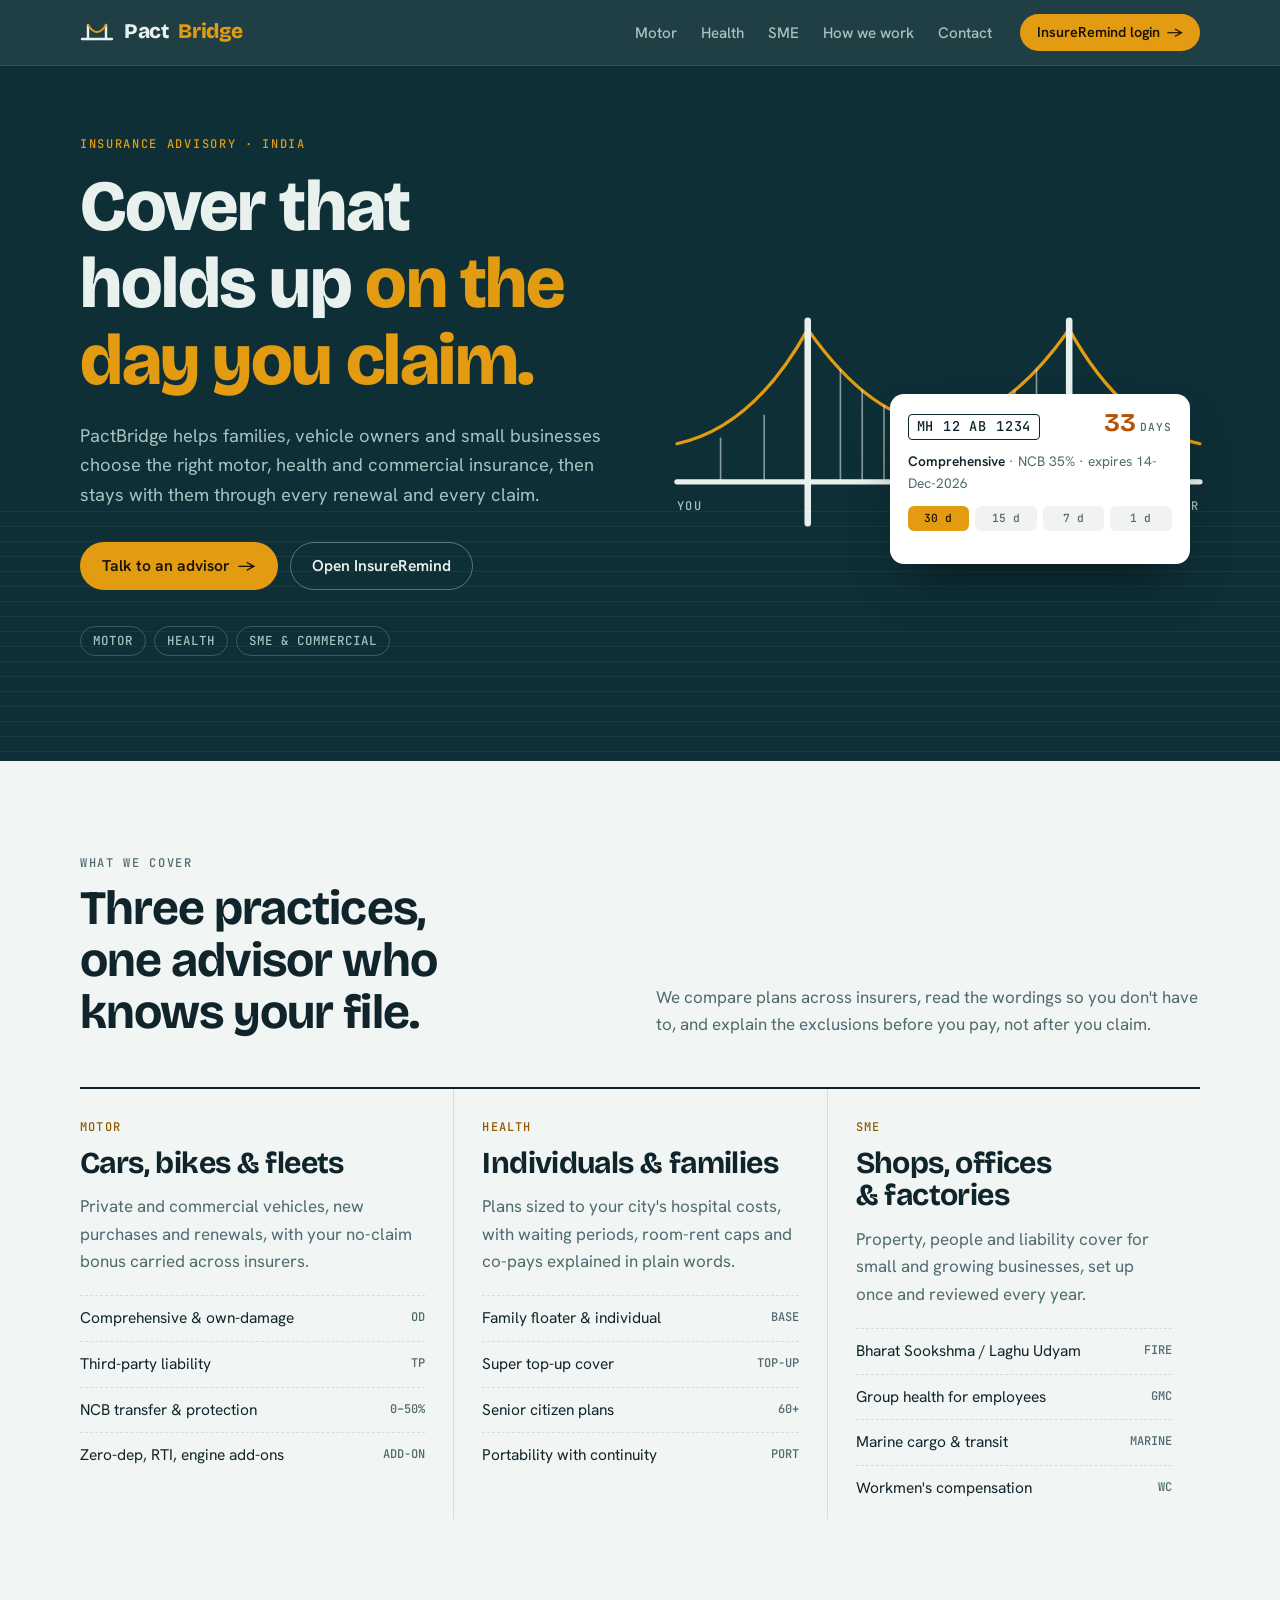
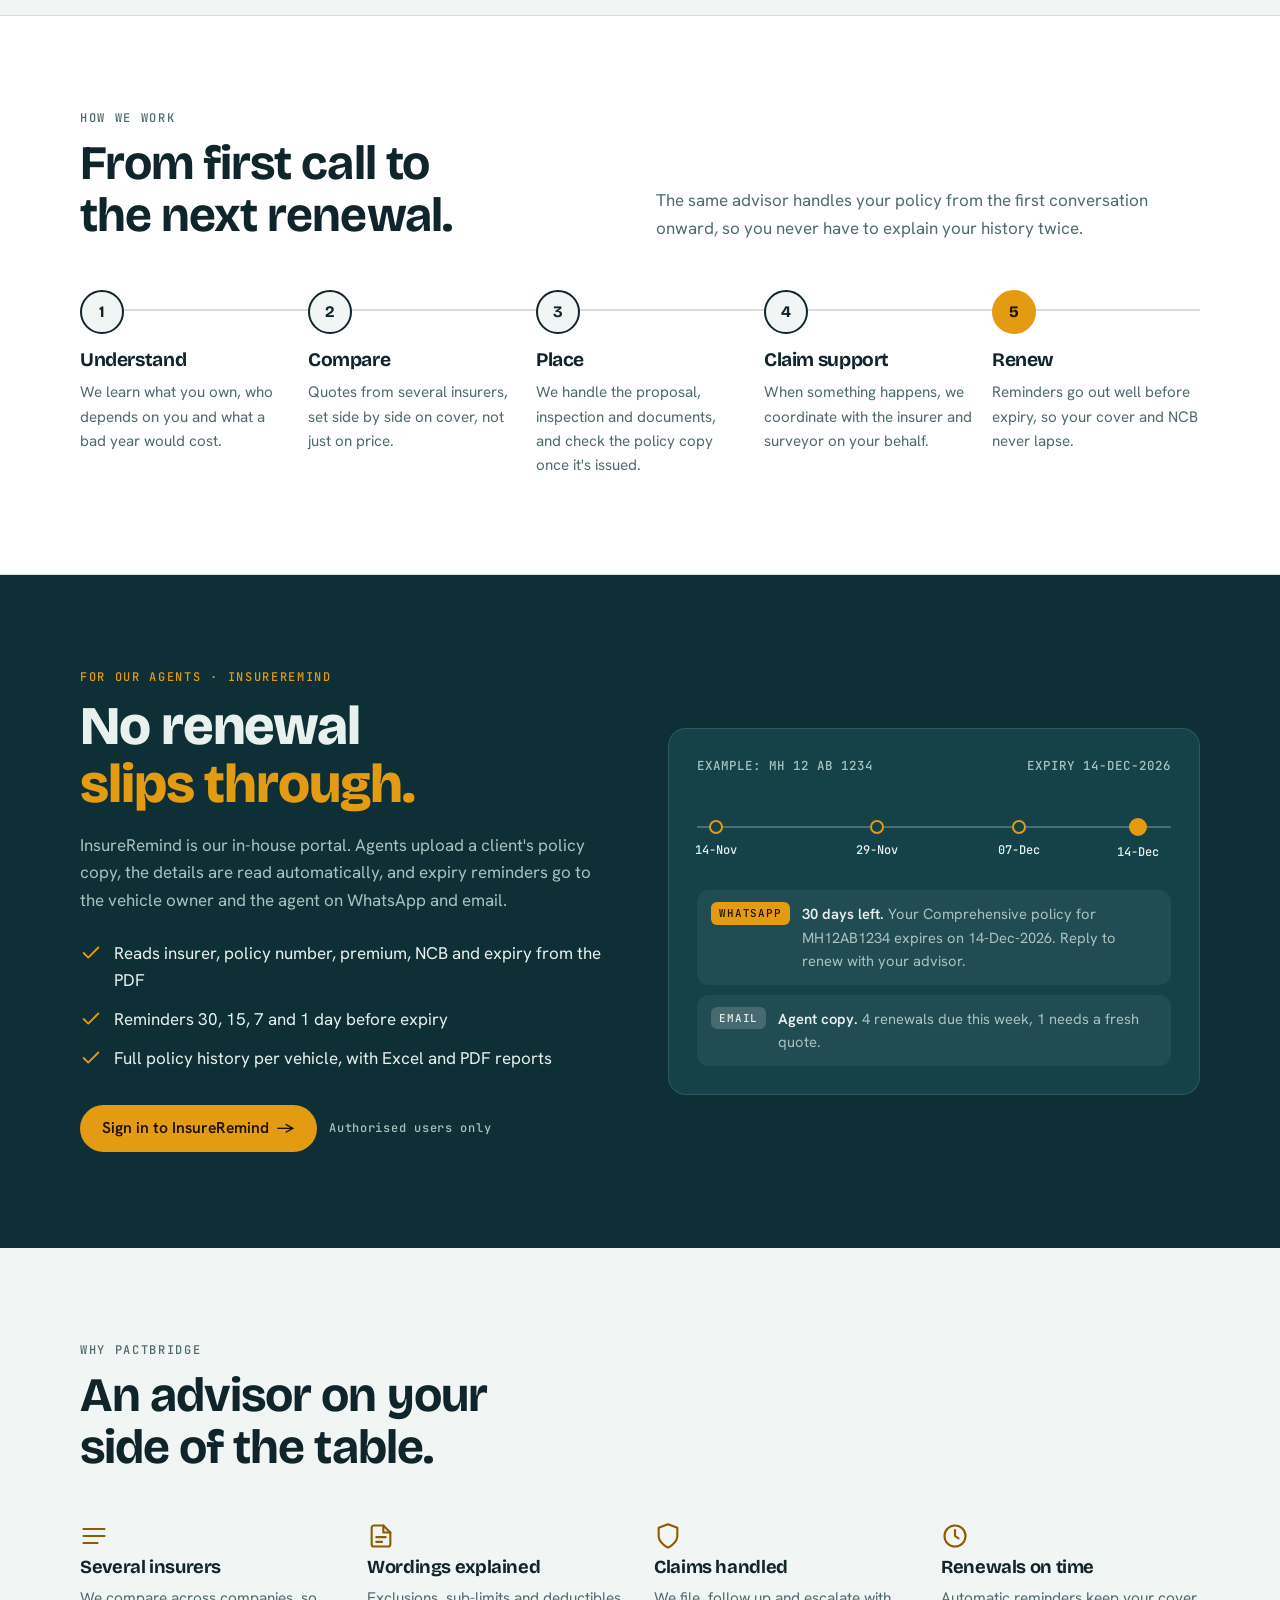
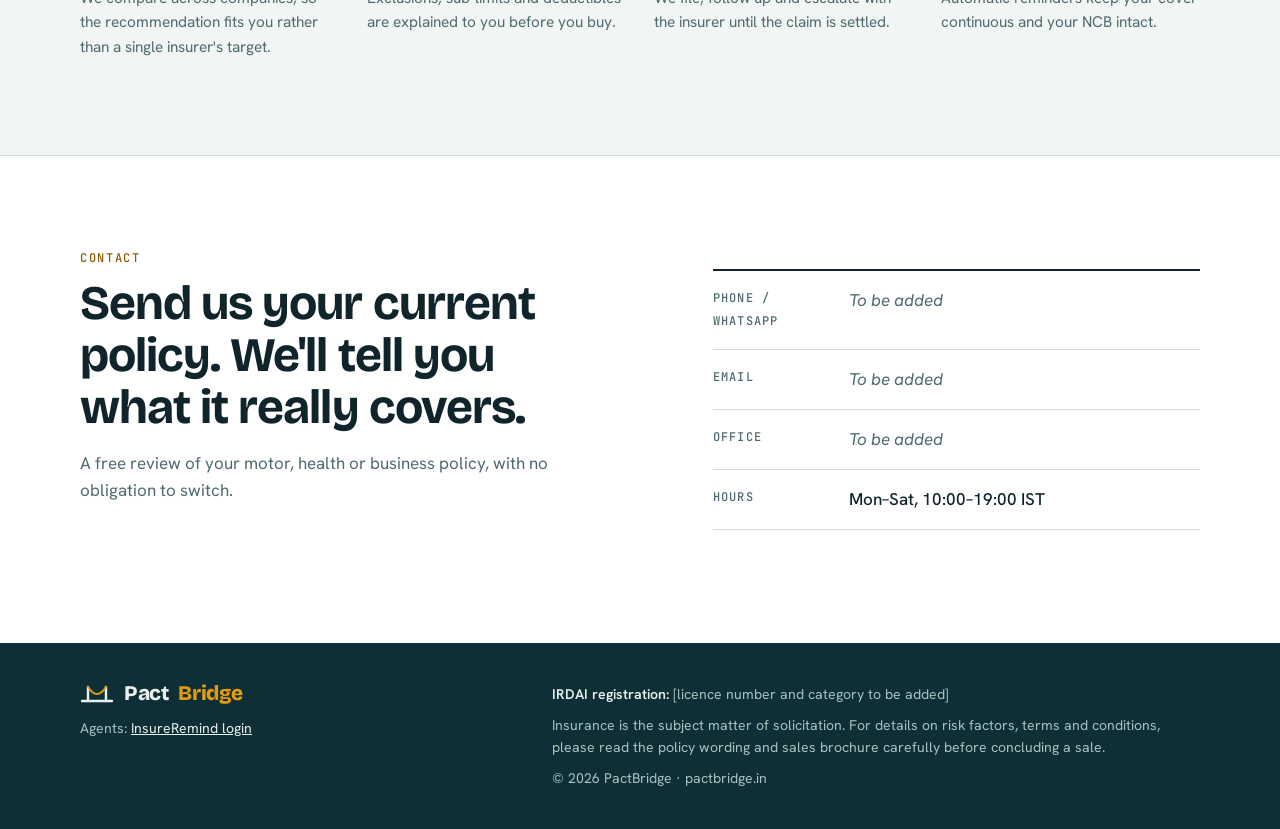
<file: site/index.html>
<!doctype html>
<html lang="en">
<head>
<meta charset="utf-8">
<meta name="viewport" content="width=device-width, initial-scale=1, viewport-fit=cover">
<title>PactBridge</title>
<meta name="description" content="PactBridge: independent insurance advisory for motor, health and SME cover in India.">
<link rel="preconnect" href="https://fonts.googleapis.com">
<link rel="preconnect" href="https://fonts.gstatic.com" crossorigin>
<link rel="stylesheet" href="https://fonts.googleapis.com/css2?family=Bricolage+Grotesque:opsz,wght@12..96,500;12..96,700;12..96,800&family=Hanken+Grotesk:wght@400;500;600&family=JetBrains+Mono:wght@500&display=swap">
<style>
/* Layout: a dark "river" hero with a suspension-bridge drawing, then light bands for practices,
   process, the InsureRemind tool panel, and contact. Bridge = the pact between client and insurer. */
:root {
  --bg: #F1F5F3;          /* paper with a green-teal bias */
  --surface: #FFFFFF;
  --fg: #10252B;          /* ink */
  --muted: #4F6A6F;
  --line: #D3DFDB;
  --river: #0E2F36;       /* hero / tool band */
  --river-2: #154149;
  --on-river: #E9F1EE;
  --on-river-muted: #A9C2BF;
  --accent: #E39B12;      /* marigold */
  --accent-ink: #8F5A00;  /* accent as text on light ground */
  --on-accent: #1B1200;
  --ok: #2E7D5B;
  --warn: #B4540A;
  --font-display: "Bricolage Grotesque", "Segoe UI", system-ui, sans-serif;
  --font-body: "Hanken Grotesk", "Segoe UI", system-ui, sans-serif;
  --font-mono: "JetBrains Mono", ui-monospace, "Cascadia Mono", Consolas, monospace;
}
@media (prefers-color-scheme: dark) {
  :root:not([data-theme="light"]) {
    --bg: #0A181C; --surface: #11252A; --fg: #E4EDEA; --muted: #9BB3B0; --line: #1F3A40;
    --river: #071215; --river-2: #0F262B; --on-river: #E9F1EE; --on-river-muted: #9DB7B4;
    --accent: #F2B23E; --accent-ink: #F2B23E; --on-accent: #1B1200; --ok: #5CC497; --warn: #F08C3C;
    color-scheme: dark;
  }
}
:root[data-theme="dark"] {
  --bg: #0A181C; --surface: #11252A; --fg: #E4EDEA; --muted: #9BB3B0; --line: #1F3A40;
  --river: #071215; --river-2: #0F262B; --on-river: #E9F1EE; --on-river-muted: #9DB7B4;
  --accent: #F2B23E; --accent-ink: #F2B23E; --on-accent: #1B1200; --ok: #5CC497; --warn: #F08C3C;
  color-scheme: dark;
}

* { box-sizing: border-box; }
html { scroll-behavior: smooth; }
body {
  margin: 0; background: var(--bg); color: var(--fg);
  font: 400 1.0625rem/1.6 var(--font-body);
  -webkit-font-smoothing: antialiased;
}
body::before { content: ""; position: fixed; inset: 0 0 auto; height: env(safe-area-inset-top, 0px); z-index: 10; background: var(--river); }
a { color: inherit; }
h1, h2, h3 { font-family: var(--font-display); line-height: 1.08; margin: 0; text-wrap: balance; letter-spacing: -0.02em; }
p { margin: 0; }
:focus-visible { outline: 3px solid var(--accent); outline-offset: 3px; border-radius: 4px; }

.wrap {
  max-width: 1160px; margin: 0 auto;
  padding-left: max(20px, env(safe-area-inset-left, 0px));
  padding-right: max(20px, env(safe-area-inset-right, 0px));
}
.eyebrow {
  font: 500 0.75rem/1 var(--font-mono); letter-spacing: 0.14em; text-transform: uppercase;
  color: var(--accent-ink);
}

/* Buttons */
.btn {
  display: inline-flex; align-items: center; gap: 0.5em;
  font: 600 0.98rem/1 var(--font-body); text-decoration: none;
  padding: 0.95em 1.35em; border-radius: 999px; border: 1.5px solid transparent;
  transition: transform .15s ease, background-color .15s ease, border-color .15s ease;
}
.btn:hover { transform: translateY(-1px); }
.btn-accent { background: var(--accent); color: var(--on-accent); }
.btn-accent:hover { background: color-mix(in srgb, var(--accent) 88%, white); }
.btn-ghost { border-color: color-mix(in srgb, var(--on-river) 35%, transparent); color: var(--on-river); }
.btn-ghost:hover { border-color: var(--on-river); }
.btn .arrow { transition: transform .15s ease; }
.btn:hover .arrow { transform: translateX(3px); }

/* Header */
.site-header {
  position: sticky; top: env(safe-area-inset-top, 0px); z-index: 20;
  background: color-mix(in srgb, var(--river) 92%, transparent);
  backdrop-filter: blur(10px); -webkit-backdrop-filter: blur(10px);
  border-bottom: 1px solid color-mix(in srgb, var(--on-river) 10%, transparent);
  color: var(--on-river);
}
.nav { display: flex; align-items: center; gap: 28px; padding-block: 14px; }
.brand { display: inline-flex; align-items: center; gap: 10px; text-decoration: none; font: 800 1.3rem/1 var(--font-display); letter-spacing: -0.02em; }
.brand svg { width: 34px; height: 22px; flex: none; }
.brand b { color: var(--accent); font-weight: 800; }
.nav-links { display: flex; gap: 24px; margin-left: auto; list-style: none; padding: 0; margin-block: 0; }
.nav-links a { text-decoration: none; color: var(--on-river-muted); font-weight: 500; font-size: 0.95rem; }
.nav-links a:hover { color: var(--on-river); }
.nav .btn { padding: 0.7em 1.1em; font-size: 0.9rem; }
@media (max-width: 820px) { .nav-links { display: none; } .nav .btn { margin-left: auto; } }

/* Hero */
.hero { background: var(--river); color: var(--on-river); overflow: hidden; position: relative; }
.hero::after { /* water shimmer under the deck */
  content: ""; position: absolute; inset: auto 0 0 0; height: 38%;
  background: repeating-linear-gradient(180deg, transparent 0 14px, color-mix(in srgb, var(--on-river) 5%, transparent) 14px 15px);
  pointer-events: none;
}
.hero-grid {
  display: grid; grid-template-columns: 1.05fr 1fr; gap: 48px; align-items: center;
  padding-block: 72px 88px; position: relative; z-index: 1;
}
.hero .eyebrow { color: var(--accent); }
.hero h1 { font-size: clamp(2.5rem, 5.6vw, 4.6rem); font-weight: 800; margin-top: 18px; }
.hero h1 em { font-style: normal; color: var(--accent); }
.hero .lede { margin-top: 22px; max-width: 34em; color: var(--on-river-muted); font-size: 1.15rem; }
.hero-ctas { display: flex; flex-wrap: wrap; gap: 12px; margin-top: 32px; }
.lines { display: flex; flex-wrap: wrap; gap: 8px; margin-top: 36px; list-style: none; padding: 0; }
.lines li {
  font: 500 0.78rem/1 var(--font-mono); letter-spacing: 0.08em; text-transform: uppercase;
  padding: 8px 12px; border-radius: 999px; border: 1px solid color-mix(in srgb, var(--on-river) 22%, transparent);
  color: var(--on-river-muted);
}

.bridge-art { position: relative; min-width: 0; }
.bridge-art svg { width: 100%; height: auto; display: block; overflow: visible; }
.bridge-art .cable, .bridge-art .tower, .bridge-art .deck, .bridge-art .hanger { fill: none; stroke-linecap: round; }
.bridge-art .tower { stroke: var(--on-river); stroke-width: 6; }
.bridge-art .deck { stroke: var(--on-river); stroke-width: 5; }
.bridge-art .cable { stroke: var(--accent); stroke-width: 3; stroke-dasharray: 700; stroke-dashoffset: 0; animation: draw 1.8s .2s ease-out both; }
.bridge-art .hanger { stroke: color-mix(in srgb, var(--on-river) 55%, transparent); stroke-width: 1.5; }
.bridge-art .label { font: 500 11px var(--font-mono); letter-spacing: .12em; fill: var(--on-river-muted); }
@keyframes draw { from { stroke-dashoffset: 700; } to { stroke-dashoffset: 0; } }

.renewal-card {
  position: absolute; right: 2%; bottom: -6%; width: min(300px, 78%);
  background: var(--surface); color: var(--fg); border-radius: 14px; padding: 16px 18px;
  box-shadow: 0 24px 50px -18px rgba(0,0,0,.55);
  animation: rise .7s 1.1s ease-out both;
}
@keyframes rise { from { transform: translateY(12px); } to { transform: none; } }
.renewal-card .top { display: flex; justify-content: space-between; align-items: baseline; gap: 8px; }
.plate {
  font: 500 0.85rem/1 var(--font-mono); letter-spacing: 0.06em;
  padding: 5px 8px; border: 1.5px solid var(--fg); border-radius: 4px;
}
.days { font: 700 1.6rem/1 var(--font-display); color: var(--warn); font-variant-numeric: tabular-nums; }
.days small { font: 500 0.7rem var(--font-mono); letter-spacing: .08em; color: var(--muted); margin-left: 4px; }
.renewal-card .meta { margin-top: 10px; font-size: 0.86rem; color: var(--muted); }
.renewal-card .meta strong { color: var(--fg); font-weight: 600; }
.ticks { display: flex; gap: 6px; margin-top: 12px; list-style: none; padding: 0; }
.ticks li {
  flex: 1; text-align: center; font: 500 0.7rem/1 var(--font-mono); padding: 7px 0; border-radius: 6px;
  background: color-mix(in srgb, var(--fg) 6%, transparent); color: var(--muted); font-variant-numeric: tabular-nums;
}
.ticks li.sent { background: color-mix(in srgb, var(--ok) 16%, transparent); color: var(--ok); }
.ticks li.next { background: var(--accent); color: var(--on-accent); }

@media (max-width: 900px) {
  .hero-grid { grid-template-columns: 1fr; padding-block: 48px 96px; }
  .bridge-art { max-width: 520px; }
}

/* Sections */
section { padding-block: 96px; }
.section-head { display: grid; grid-template-columns: 1fr 1fr; gap: 32px; align-items: end; margin-bottom: 48px; }
.section-head h2 { font-size: clamp(2rem, 3.8vw, 3rem); font-weight: 700; margin-top: 14px; }
.section-head p { color: var(--muted); max-width: 32em; }
@media (max-width: 760px) { .section-head { grid-template-columns: 1fr; } section { padding-block: 72px; } }

/* Practices */
.practices { display: grid; grid-template-columns: repeat(3, 1fr); gap: 0; border-top: 2px solid var(--fg); }
.practice { padding: 32px 28px 8px 0; display: flex; flex-direction: column; gap: 14px; min-width: 0; }
.practice + .practice { padding-left: 28px; border-left: 1px solid var(--line); }
.practice .tag { font: 500 0.75rem/1 var(--font-mono); color: var(--accent-ink); letter-spacing: .1em; }
.practice h3 { font-size: 1.9rem; font-weight: 700; }
.practice p { color: var(--muted); }
.practice ul { list-style: none; padding: 0; margin: 6px 0 0; display: grid; gap: 0; }
.practice li { padding: 10px 0; border-top: 1px dashed var(--line); font-size: 0.97rem; display: flex; justify-content: space-between; gap: 12px; }
.practice li span { color: var(--muted); font: 500 0.75rem/1.9 var(--font-mono); white-space: nowrap; }
@media (max-width: 900px) {
  .practices { grid-template-columns: 1fr; }
  .practice, .practice + .practice { padding: 28px 0 8px; border-left: 0; }
  .practice + .practice { border-top: 1px solid var(--line); }
}

/* Process */
.process-band { background: var(--surface); border-block: 1px solid var(--line); }
.steps { display: grid; grid-template-columns: repeat(5, 1fr); gap: 20px; list-style: none; padding: 0; margin: 0; counter-reset: step; position: relative; }
.steps::before { content: ""; position: absolute; left: 0; right: 0; top: 19px; height: 2px; background: var(--line); }
.steps li { counter-increment: step; position: relative; display: grid; gap: 10px; align-content: start; min-width: 0; }
.steps li::before {
  content: counter(step); width: 40px; height: 40px; border-radius: 50%;
  display: grid; place-items: center; font: 700 1rem/1 var(--font-display);
  background: var(--bg); border: 2px solid var(--fg); position: relative;
}
.steps li:last-child::before { background: var(--accent); border-color: var(--accent); color: var(--on-accent); }
.steps h3 { font-size: 1.2rem; font-weight: 700; margin-top: 6px; }
.steps p { color: var(--muted); font-size: 0.95rem; }
@media (max-width: 900px) {
  .steps { grid-template-columns: 1fr; gap: 28px; }
  .steps::before { left: 19px; right: auto; top: 0; bottom: 0; width: 2px; height: auto; }
  .steps li { grid-template-columns: 40px 1fr; column-gap: 18px; }
  .steps li::before { grid-row: span 2; }
  .steps h3 { margin-top: 8px; }
}

/* InsureRemind */
.tool { background: var(--river); color: var(--on-river); }
.tool-grid { display: grid; grid-template-columns: 1fr 1fr; gap: 56px; align-items: center; }
.tool .eyebrow { color: var(--accent); }
.tool h2 { font-size: clamp(2.2rem, 4.4vw, 3.4rem); font-weight: 800; margin-top: 14px; }
.tool h2 span { color: var(--accent); }
.tool p.lede { color: var(--on-river-muted); margin-top: 18px; max-width: 32em; }
.tool ul.feats { list-style: none; padding: 0; margin: 26px 0 32px; display: grid; gap: 12px; }
.tool ul.feats li { display: grid; grid-template-columns: 22px 1fr; gap: 12px; color: var(--on-river); }
.tool ul.feats svg { width: 22px; height: 22px; margin-top: 2px; }
.tool .ctas { display: flex; flex-wrap: wrap; gap: 12px; align-items: center; }
.tool .note { font: 500 0.75rem var(--font-mono); color: var(--on-river-muted); letter-spacing: .06em; }

.timeline { background: var(--river-2); border-radius: 18px; padding: 28px; border: 1px solid color-mix(in srgb, var(--on-river) 12%, transparent); min-width: 0; }
.timeline .tl-head { display: flex; justify-content: space-between; gap: 12px; flex-wrap: wrap; font: 500 0.78rem var(--font-mono); color: var(--on-river-muted); letter-spacing: .08em; text-transform: uppercase; }
.track { position: relative; margin: 34px 0 8px; height: 64px; }
.track::before { content: ""; position: absolute; left: 0; right: 0; top: 18px; height: 2px; background: color-mix(in srgb, var(--on-river) 25%, transparent); }
.pin { position: absolute; top: 0; transform: translateX(-50%); display: grid; justify-items: center; gap: 8px; }
.pin i { width: 14px; height: 14px; margin-top: 12px; border-radius: 50%; background: var(--river-2); border: 2px solid var(--accent); }
.pin b { font: 500 0.75rem var(--font-mono); color: var(--on-river); white-space: nowrap; font-variant-numeric: tabular-nums; }
.pin.end i { background: var(--accent); width: 18px; height: 18px; margin-top: 10px; }
.msgs { display: grid; gap: 10px; margin-top: 18px; }
.msg { display: grid; grid-template-columns: auto 1fr; gap: 12px; align-items: start; padding: 12px 14px; border-radius: 12px; background: color-mix(in srgb, var(--on-river) 6%, transparent); font-size: 0.92rem; }
.msg .ch { font: 500 0.68rem/1 var(--font-mono); letter-spacing: .08em; padding: 6px 8px; border-radius: 6px; background: var(--accent); color: var(--on-accent); }
.msg .ch.mail { background: color-mix(in srgb, var(--on-river) 18%, transparent); color: var(--on-river); }
.msg p { color: var(--on-river-muted); }
.msg p strong { color: var(--on-river); font-weight: 600; }
@media (max-width: 900px) { .tool-grid { grid-template-columns: 1fr; } }

/* Why */
.why { display: grid; grid-template-columns: repeat(4, 1fr); gap: 28px; }
.why div { display: grid; gap: 8px; align-content: start; min-width: 0; }
.why h3 { font-size: 1.15rem; font-weight: 700; }
.why p { color: var(--muted); font-size: 0.96rem; }
.why svg { width: 28px; height: 28px; color: var(--accent-ink); }
@media (max-width: 900px) { .why { grid-template-columns: 1fr 1fr; } }
@media (max-width: 520px) { .why { grid-template-columns: 1fr; } }

/* Contact */
.contact { background: var(--surface); border-top: 1px solid var(--line); }
.contact-grid { display: grid; grid-template-columns: 1.2fr 1fr; gap: 48px; align-items: start; }
.contact h2 { font-size: clamp(2rem, 3.8vw, 3rem); font-weight: 700; margin-top: 14px; }
.contact p.lede { color: var(--muted); margin-top: 16px; max-width: 30em; }
.details { display: grid; gap: 0; border-top: 2px solid var(--fg); }
.details div { display: grid; grid-template-columns: 120px 1fr; gap: 16px; padding: 16px 0; border-bottom: 1px solid var(--line); min-width: 0; }
.details dt { font: 500 0.75rem/1.9 var(--font-mono); letter-spacing: .1em; text-transform: uppercase; color: var(--muted); }
.details dd { margin: 0; font-weight: 500; overflow-wrap: anywhere; user-select: all; }
.details .tbd { color: var(--muted); font-style: italic; font-weight: 400; user-select: auto; }
@media (max-width: 820px) { .contact-grid { grid-template-columns: 1fr; } .details div { grid-template-columns: 1fr; gap: 4px; } }

/* Footer */
footer { background: var(--river); color: var(--on-river-muted); font-size: 0.88rem; }
.foot { display: flex; flex-wrap: wrap; gap: 20px 40px; justify-content: space-between; padding-block: 40px; }
.foot .brand { color: var(--on-river); }
.foot a { color: var(--on-river); }
.foot .legal { max-width: 46em; display: grid; gap: 8px; }
.foot .legal strong { color: var(--on-river); font-weight: 600; }

@media (prefers-reduced-motion: reduce) {
  *, *::before, *::after { animation: none !important; transition: none !important; }
  html { scroll-behavior: auto; }
}
</style>

<header class="site-header">
  <nav class="wrap nav" aria-label="Main">
    <a class="brand" href="#top" aria-label="PactBridge home">
      <svg viewBox="0 0 34 22" aria-hidden="true"><path d="M2 18 H32" stroke="currentColor" stroke-width="2.4" stroke-linecap="round"/><path d="M8 18 V4 M26 18 V4" stroke="currentColor" stroke-width="2.4" stroke-linecap="round"/><path d="M8 4 Q17 18 26 4" fill="none" stroke="#E39B12" stroke-width="2" stroke-linecap="round"/></svg>
      Pact<b>Bridge</b>
    </a>
    <ul class="nav-links">
      <li><a href="#cover">Motor</a></li>
      <li><a href="#cover">Health</a></li>
      <li><a href="#cover">SME</a></li>
      <li><a href="#how">How we work</a></li>
      <li><a href="#contact">Contact</a></li>
    </ul>
    <a class="btn btn-accent" href="https://app.pactbridge.in/">InsureRemind login <span class="arrow" aria-hidden="true">→</span></a>
  </nav>
</header>

<main id="top">
  <section class="hero" style="padding-block:0">
    <div class="wrap hero-grid">
      <div>
        <p class="eyebrow">Insurance advisory · India</p>
        <h1>Cover that holds up <em>on the day you claim.</em></h1>
        <p class="lede">PactBridge helps families, vehicle owners and small businesses choose the right motor, health and commercial insurance, then stays with them through every renewal and every claim.</p>
        <div class="hero-ctas">
          <a class="btn btn-accent" href="#contact">Talk to an advisor <span class="arrow" aria-hidden="true">→</span></a>
          <a class="btn btn-ghost" href="https://app.pactbridge.in/">Open InsureRemind</a>
        </div>
        <ul class="lines" aria-label="Lines of business">
          <li>Motor</li><li>Health</li><li>SME &amp; Commercial</li>
        </ul>
      </div>

      <div class="bridge-art" aria-hidden="true">
        <svg viewBox="0 0 480 260">
          <path class="cable" d="M0 165 Q70 150 120 60 Q240 230 360 60 Q410 150 480 165"/>
          <g class="hanger">
            <line x1="150" y1="97" x2="150" y2="200"/><line x1="170" y1="116" x2="170" y2="200"/>
            <line x1="190" y1="130" x2="190" y2="200"/><line x1="210" y1="140" x2="210" y2="200"/>
            <line x1="230" y1="144" x2="230" y2="200"/><line x1="250" y1="144" x2="250" y2="200"/>
            <line x1="270" y1="140" x2="270" y2="200"/><line x1="290" y1="130" x2="290" y2="200"/>
            <line x1="310" y1="116" x2="310" y2="200"/><line x1="330" y1="97" x2="330" y2="200"/>
            <line x1="40" y1="160" x2="40" y2="200"/><line x1="80" y1="139" x2="80" y2="200"/>
            <line x1="400" y1="139" x2="400" y2="200"/><line x1="440" y1="160" x2="440" y2="200"/>
          </g>
          <path class="tower" d="M120 238 V52 M360 238 V52"/>
          <path class="deck" d="M0 200 H480"/>
          <text class="label" x="0" y="226">YOU</text>
          <text class="label" x="480" y="226" text-anchor="end">INSURER</text>
        </svg>

        <div class="renewal-card">
          <div class="top">
            <span class="plate">MH 12 AB 1234</span>
            <span class="days">33<small>DAYS</small></span>
          </div>
          <p class="meta"><strong>Comprehensive</strong> · NCB 35% · expires 14-Dec-2026</p>
          <ul class="ticks" aria-label="Reminder schedule">
            <li class="next">30 d</li><li>15 d</li><li>7 d</li><li>1 d</li>
          </ul>
        </div>
      </div>
    </div>
  </section>

  <section id="cover">
    <div class="wrap">
      <div class="section-head">
        <div>
          <p class="eyebrow">What we cover</p>
          <h2>Three practices, one advisor who knows your file.</h2>
        </div>
        <p>We compare plans across insurers, read the wordings so you don't have to, and explain the exclusions before you pay, not after you claim.</p>
      </div>

      <div class="practices">
        <article class="practice">
          <span class="tag">MOTOR</span>
          <h3>Cars, bikes &amp; fleets</h3>
          <p>Private and commercial vehicles, new purchases and renewals, with your no-claim bonus carried across insurers.</p>
          <ul>
            <li>Comprehensive &amp; own-damage <span>OD</span></li>
            <li>Third-party liability <span>TP</span></li>
            <li>NCB transfer &amp; protection <span>0–50%</span></li>
            <li>Zero-dep, RTI, engine add-ons <span>ADD-ON</span></li>
          </ul>
        </article>
        <article class="practice">
          <span class="tag">HEALTH</span>
          <h3>Individuals &amp; families</h3>
          <p>Plans sized to your city's hospital costs, with waiting periods, room-rent caps and co-pays explained in plain words.</p>
          <ul>
            <li>Family floater &amp; individual <span>BASE</span></li>
            <li>Super top-up cover <span>TOP-UP</span></li>
            <li>Senior citizen plans <span>60+</span></li>
            <li>Portability with continuity <span>PORT</span></li>
          </ul>
        </article>
        <article class="practice">
          <span class="tag">SME</span>
          <h3>Shops, offices &amp; factories</h3>
          <p>Property, people and liability cover for small and growing businesses, set up once and reviewed every year.</p>
          <ul>
            <li>Bharat Sookshma / Laghu Udyam <span>FIRE</span></li>
            <li>Group health for employees <span>GMC</span></li>
            <li>Marine cargo &amp; transit <span>MARINE</span></li>
            <li>Workmen's compensation <span>WC</span></li>
          </ul>
        </article>
      </div>
    </div>
  </section>

  <section id="how" class="process-band">
    <div class="wrap">
      <div class="section-head">
        <div>
          <p class="eyebrow">How we work</p>
          <h2>From first call to the next renewal.</h2>
        </div>
        <p>The same advisor handles your policy from the first conversation onward, so you never have to explain your history twice.</p>
      </div>
      <ol class="steps">
        <li><h3>Understand</h3><p>We learn what you own, who depends on you and what a bad year would cost.</p></li>
        <li><h3>Compare</h3><p>Quotes from several insurers, set side by side on cover, not just on price.</p></li>
        <li><h3>Place</h3><p>We handle the proposal, inspection and documents, and check the policy copy once it's issued.</p></li>
        <li><h3>Claim support</h3><p>When something happens, we coordinate with the insurer and surveyor on your behalf.</p></li>
        <li><h3>Renew</h3><p>Reminders go out well before expiry, so your cover and NCB never lapse.</p></li>
      </ol>
    </div>
  </section>

  <section id="insureremind" class="tool">
    <div class="wrap tool-grid">
      <div>
        <p class="eyebrow">For our agents · InsureRemind</p>
        <h2>No renewal <span>slips through.</span></h2>
        <p class="lede">InsureRemind is our in-house portal. Agents upload a client's policy copy, the details are read automatically, and expiry reminders go to the vehicle owner and the agent on WhatsApp and email.</p>
        <ul class="feats">
          <li><svg viewBox="0 0 24 24" fill="none" stroke="currentColor" stroke-width="2" stroke-linecap="round" stroke-linejoin="round" aria-hidden="true"><path d="M20 6 9 17l-5-5" stroke="var(--accent)"/></svg><span>Reads insurer, policy number, premium, NCB and expiry from the PDF</span></li>
          <li><svg viewBox="0 0 24 24" fill="none" stroke="currentColor" stroke-width="2" stroke-linecap="round" stroke-linejoin="round" aria-hidden="true"><path d="M20 6 9 17l-5-5" stroke="var(--accent)"/></svg><span>Reminders 30, 15, 7 and 1 day before expiry</span></li>
          <li><svg viewBox="0 0 24 24" fill="none" stroke="currentColor" stroke-width="2" stroke-linecap="round" stroke-linejoin="round" aria-hidden="true"><path d="M20 6 9 17l-5-5" stroke="var(--accent)"/></svg><span>Full policy history per vehicle, with Excel and PDF reports</span></li>
        </ul>
        <div class="ctas">
          <a class="btn btn-accent" href="https://app.pactbridge.in/">Sign in to InsureRemind <span class="arrow" aria-hidden="true">→</span></a>
          <span class="note">Authorised users only</span>
        </div>
      </div>

      <div class="timeline" aria-label="Example reminder schedule">
        <div class="tl-head"><span>Example: MH 12 AB 1234</span><span>Expiry 14-Dec-2026</span></div>
        <div class="track">
          <div class="pin" style="left:4%"><i></i><b>14-Nov</b></div>
          <div class="pin" style="left:38%"><i></i><b>29-Nov</b></div>
          <div class="pin" style="left:68%"><i></i><b>07-Dec</b></div>
          <div class="pin end" style="left:93%"><i></i><b>14-Dec</b></div>
        </div>
        <div class="msgs">
          <div class="msg"><span class="ch">WHATSAPP</span><p><strong>30 days left.</strong> Your Comprehensive policy for MH12AB1234 expires on 14-Dec-2026. Reply to renew with your advisor.</p></div>
          <div class="msg"><span class="ch mail">EMAIL</span><p><strong>Agent copy.</strong> 4 renewals due this week, 1 needs a fresh quote.</p></div>
        </div>
      </div>
    </div>
  </section>

  <section>
    <div class="wrap">
      <div class="section-head">
        <div>
          <p class="eyebrow">Why PactBridge</p>
          <h2>An advisor on your side of the table.</h2>
        </div>
      </div>
      <div class="why">
        <div>
          <svg viewBox="0 0 24 24" fill="none" stroke="currentColor" stroke-width="1.8" stroke-linecap="round" stroke-linejoin="round" aria-hidden="true"><path d="M3 6h18M3 12h18M3 18h12"/></svg>
          <h3>Several insurers</h3><p>We compare across companies, so the recommendation fits you rather than a single insurer's target.</p>
        </div>
        <div>
          <svg viewBox="0 0 24 24" fill="none" stroke="currentColor" stroke-width="1.8" stroke-linecap="round" stroke-linejoin="round" aria-hidden="true"><path d="M14 3H6a2 2 0 0 0-2 2v14a2 2 0 0 0 2 2h12a2 2 0 0 0 2-2V9z"/><path d="M14 3v6h6M8 13h8M8 17h5"/></svg>
          <h3>Wordings explained</h3><p>Exclusions, sub-limits and deductibles are explained to you before you buy.</p>
        </div>
        <div>
          <svg viewBox="0 0 24 24" fill="none" stroke="currentColor" stroke-width="1.8" stroke-linecap="round" stroke-linejoin="round" aria-hidden="true"><path d="M12 22s8-4 8-10V5l-8-3-8 3v7c0 6 8 10 8 10z"/></svg>
          <h3>Claims handled</h3><p>We file, follow up and escalate with the insurer until the claim is settled.</p>
        </div>
        <div>
          <svg viewBox="0 0 24 24" fill="none" stroke="currentColor" stroke-width="1.8" stroke-linecap="round" stroke-linejoin="round" aria-hidden="true"><circle cx="12" cy="12" r="9"/><path d="M12 7v5l3 2"/></svg>
          <h3>Renewals on time</h3><p>Automatic reminders keep your cover continuous and your NCB intact.</p>
        </div>
      </div>
    </div>
  </section>

  <section id="contact" class="contact">
    <div class="wrap contact-grid">
      <div>
        <p class="eyebrow">Contact</p>
        <h2>Send us your current policy. We'll tell you what it really covers.</h2>
        <p class="lede">A free review of your motor, health or business policy, with no obligation to switch.</p>
      </div>
      <dl class="details">
        <div><dt>Phone / WhatsApp</dt><dd class="tbd">To be added</dd></div>
        <div><dt>Email</dt><dd class="tbd">To be added</dd></div>
        <div><dt>Office</dt><dd class="tbd">To be added</dd></div>
        <div><dt>Hours</dt><dd>Mon–Sat, 10:00–19:00 IST</dd></div>
      </dl>
    </div>
  </section>
</main>

<footer>
  <div class="wrap foot">
    <div style="display:grid;gap:12px;align-content:start">
      <a class="brand" href="#top">
        <svg viewBox="0 0 34 22" aria-hidden="true"><path d="M2 18 H32" stroke="currentColor" stroke-width="2.4" stroke-linecap="round"/><path d="M8 18 V4 M26 18 V4" stroke="currentColor" stroke-width="2.4" stroke-linecap="round"/><path d="M8 4 Q17 18 26 4" fill="none" stroke="#E39B12" stroke-width="2" stroke-linecap="round"/></svg>
        Pact<b>Bridge</b>
      </a>
      <span>Agents: <a href="https://app.pactbridge.in/">InsureRemind login</a></span>
    </div>
    <div class="legal">
      <p><strong>IRDAI registration:</strong> [licence number and category to be added]</p>
      <p>Insurance is the subject matter of solicitation. For details on risk factors, terms and conditions, please read the policy wording and sales brochure carefully before concluding a sale.</p>
      <p>© 2026 PactBridge · pactbridge.in</p>
    </div>
  </div>
</footer>

</html>
</file>
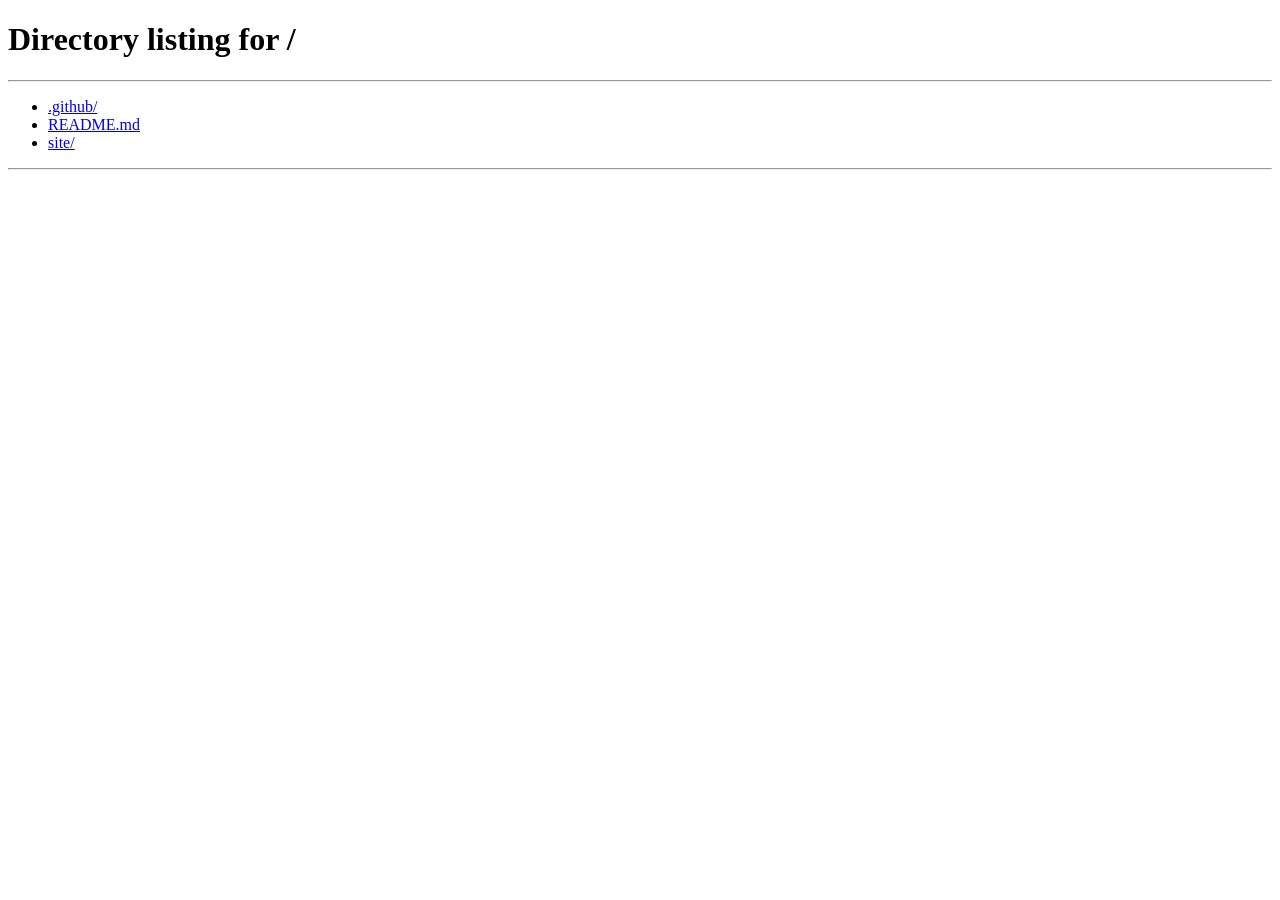
<file: site/insureremind/index.html>
<!doctype html>
<html lang="en">
<head>
  <meta charset="utf-8">
  <meta name="viewport" content="width=device-width, initial-scale=1">
  <title>InsureRemind · PactBridge</title>
  <link rel="canonical" href="https://www.pactbridge.in/#insureremind">
  <meta http-equiv="refresh" content="0; url=/#insureremind">
  <script>location.replace("/#insureremind");</script>
</head>
<body>
  <p><a href="/#insureremind">Continue to InsureRemind</a></p>
</body>
</html>
</file>
